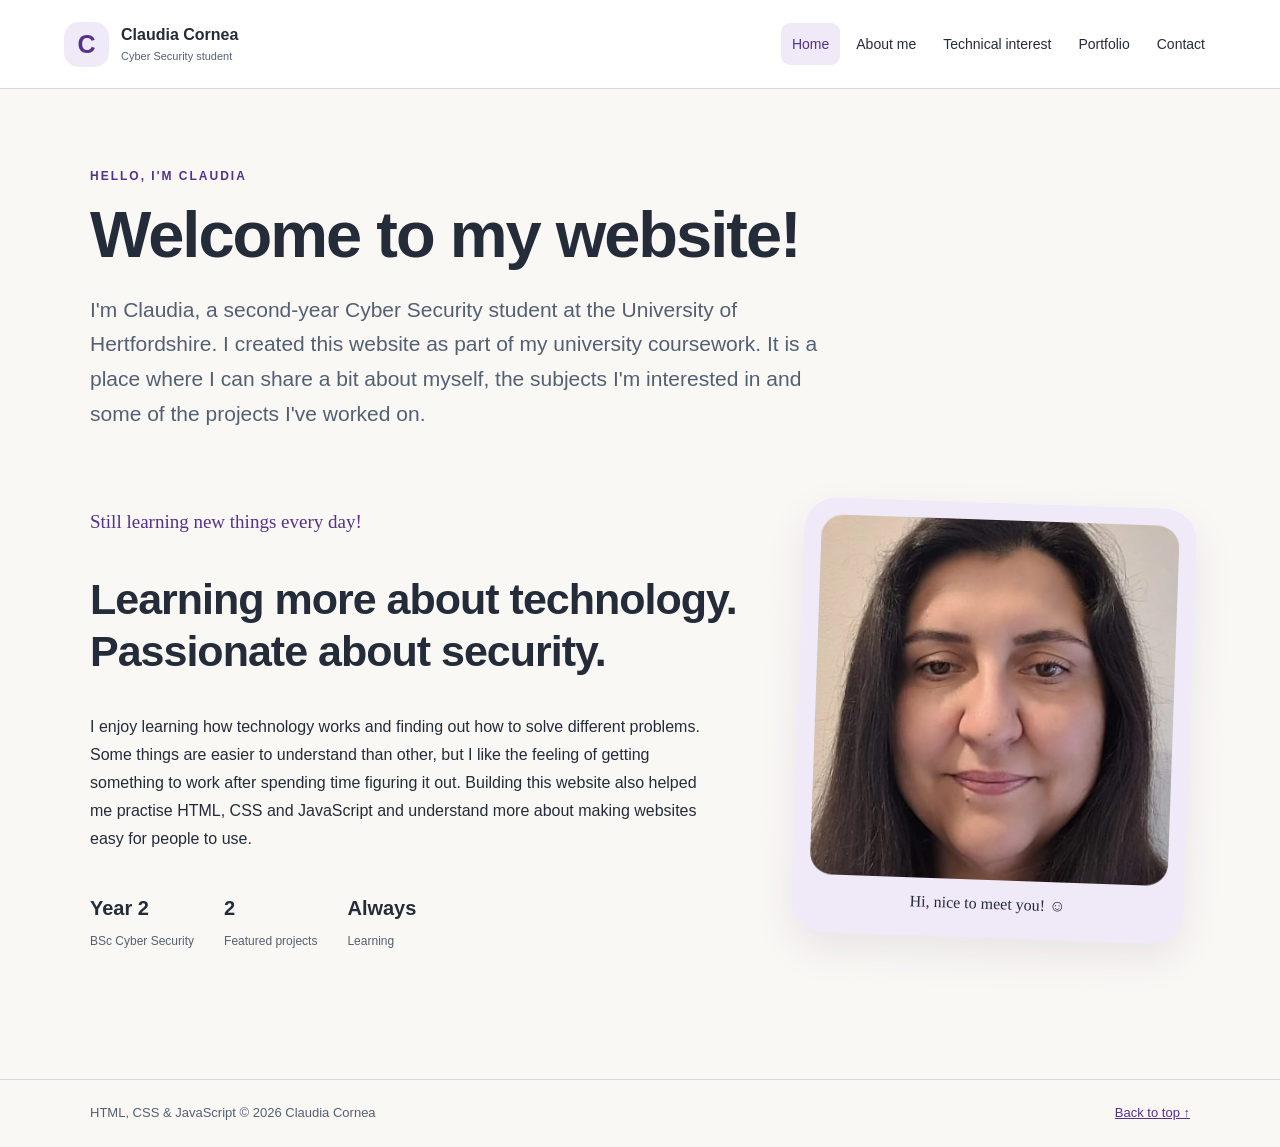
<file: index.html>
<!DOCTYPE html>
<html lang="en">

<head>
			<meta charset = "UTF-8">
			<meta  content = "width=device-width, initial-scale=1.0" name = "viewport">
            <meta content="Claudia Cornea's student Cyber Security portfolio at the University of Hertfordshire." name = "description">

			<title> Home | Claudia Cornea</title>
			
			<link rel = "stylesheet" href = "css/style.css">
            <script defer="" src="js/script.js"></script>
</head>

<body>	

    
        <a class ="skip-link" href ="#main-content">Skip to main content</a>
        <header class="site-header">
            <div class="header-inner">
                <a aria-label="Claudia Cornea, homepage" class="brand" href="index.html">
                    <span class="brand-mark">C</span>
                    <span>Claudia Cornea<small>Cyber Security student</small></span>
                </a>
                <button aria-controls="main-nav" aria-expanded="false"
                class="menu-toggle" type="button">&#9776;
                <span>
                    Menu
                </span>
                </button>
                
	
                <nav aria-label = "Main navigation" id="main-nav">
                    <a href = "index.html" aria-current = "page">Home</a>
                    <a href = "about.html"> About me</a>
                    <a href = "interests.html"> Technical interest</a>
                    <a href = "portfolio.html"> Portfolio</a>
                    <a href = "contact.html"> Contact</a>
                </nav>
            
            </div>
	
        </header>
	
	<main id = "main-content">
        <section class="page-heading wrap">
            
            <p class="eyebrow">
                HELLO, I'M CLAUDIA
            </p>
            	

			<h1> 
                Welcome to my website!
            
            </h1>
            
            <p class="lead">
            
                I'm Claudia, a second-year Cyber Security student at the University of Hertfordshire. I created this website as part of my university coursework.
                It is a place where I can share a bit about myself, the subjects I'm interested in and some of the projects I've worked on.
               
            </p>
			
        </section>
        
        <section class="wrap hero-layout">
            <div class="hero-copy">
            
                <p class="handwritten">
                    Still learning new things every day!
                </p>
                
                <h2>
                    Learning more about technology.
                    <br/>
                    Passionate about security.                    
                    
                </h2>
                
                <p>
                    I enjoy learning how technology works and finding out how to solve different problems.
                    Some things are easier to understand than other, but I like the feeling of getting something 
                    to work after spending time figuring it out.
                    Building this website also helped me practise HTML, CSS and JavaScript and understand more 
                    about making websites easy for people to use.
                     
                </p>
                <div class="mini-stats">
                    <div>
                        <strong>
                            Year 2
                        </strong>
                        
                        <span>
                            BSc Cyber Security
                        </span>
                    
                    </div>
                    
                    <div>
                        <strong>
                             2
                        </strong>
                        
                        <span>
                            Featured projects
                        </span>
                    </div>
                
                    <div>
                        <strong>
                            Always
                        </strong>
                        
                        <span>
                            Learning
                        </span>
                    </div>
                
                </div>
            
            </div>
        
        
			<figure class="photo-card"> 
				<img alt = "Profile photograph of Claudia Cornea"
					 class = "animated-photo"
                     src = "images/profile.jpg"
					 width = "398"	
					 height = "600">
                <figcaption>
                    Hi, nice to meet you! ☺
                </figcaption>
			</figure>
	
		</section>
        
	</main>			
	
	<footer class="site-footer">
        <div class="wrap footer-inner">
            <p>
                HTML, CSS & JavaScript
                <span>
                    &copy;  2026 Claudia Cornea
                </span>
            </p>
         <a href="#main-content">
            Back to top &uarr; </a>
            
        </div>
		   
            
	</footer>
	
</body>

</html>
</file>
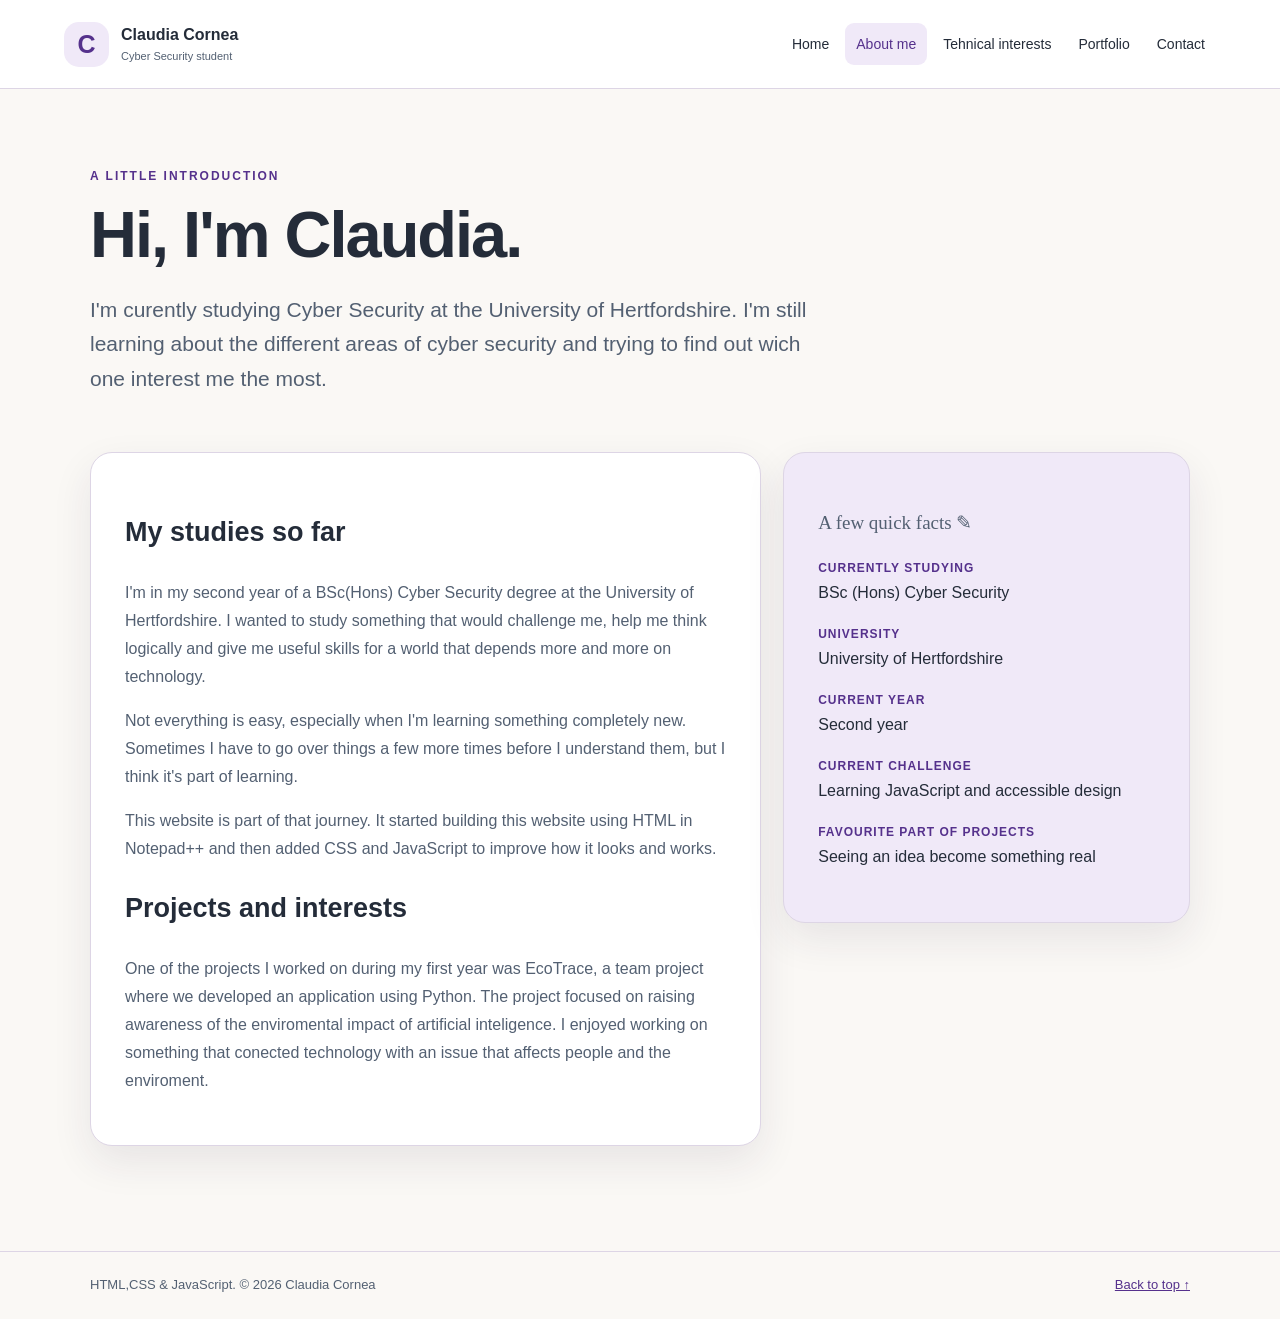
<file: about.html>
<!DOCTYPE html>
<html lang = "en">	

<head>
	<meta charset = "UTF-8">
	<meta content = "width=device-width, initial-scale=1.0" name = "viewport">
    <meta content="Claudia Cornea's student Cyber Security portfolio at the
    University of Hertfordshire." name="description">

	<title>  About Me| Claudia Cornea </title>
	
	<link rel = "stylesheet" href = "css/style.css">
    <script defer="" src="js/script.js"></script>
	
</head>
								
<body>

    <a class="skip-link" href="#main-content">
    Skip to main content </a>
    
	<header class="site-header">
        <div class="header-inner">
            <a aria-label="Claudia Cornea, homepage" class="brand" 
            href="index.html">
                <span class="brand-mark">
                    C
                   
                </span>
                <span>
                    Claudia Cornea
                    <small>
                        Cyber Security student
                    </small>
                </span>
            
            </a>
            <button aria-controls="main-nav" aria-expanded="false" 
            class="menu-toggle" type="button">
            &#9776;
            <span>
                Menu
            </span>
            
            </button>
       
            <nav aria-label = "Main navigation" id="main-nav">
			<a href = "index.html">Home</a>
			<a href = "about.html"aria-current = "page"> About me</a>
			<a href = "interests.html"> Tehnical interests</a>
			<a href = "portfolio.html"> Portfolio</a>
			<a href = "contact.html"> Contact </a>
		</nav>
       </div>
	</header>
	
	<main id="main-content">
		<section class="page-heading wrap">
        
            <p class="eyebrow">
                A LITTLE INTRODUCTION
            </p>
		
			<h1> Hi, I'm Claudia. </h1>
			
					
			<p class="lead">
                I'm curently studying Cyber Security at the University of Hertfordshire. I'm still learning about the different areas
                of cyber security and trying to find out wich one interest me the most.
        </section>
        
		<section class="wrap content-grid">
            <article class="paper">
                <h2>
                    My studies so far
                </h2>
                
                <p>
                    I'm in my second year of a BSc(Hons) Cyber Security degree at the University of Hertfordshire. I wanted to study something that would challenge me, help me think logically and give me useful skills for a world that depends more and more on technology.
                </p>
                
                <p>
                    Not everything is easy, especially when I'm learning something completely new. Sometimes I have to go over things a few more times 
                    before I understand them, but I think it's part of learning.                   
                </p>
            
                <p>
                    This website is part of that journey. It started building this website using HTML in Notepad++ and then added CSS and JavaScript 
                    to improve how it looks and works. 
                </p>
                
                <h2>
                    Projects and interests
                </h2>
                
                <p>
                    One of  the projects I worked on during my first year was EcoTrace, a team project where we developed an application using Python.
                    
                    The project focused on raising awareness of the enviromental impact of artificial inteligence. I enjoyed working on something that
                    conected technology with an issue that affects people and the enviroment.
                   
                   
                </p>
            </article>
         <aside class="note">
         
            <p class="handwritten">
                A few quick facts &#9998;
            </p>
            <dl>
                <dt>
                    Currently studying
                </dt>
                <dd>
                    BSc (Hons) Cyber Security
                </dd>
                <dt>
                    University
                </dt>
                <dd>
                    University of Hertfordshire
                </dd>
                <dt>
                    Current year
                </dt>
                <dd>
                    Second year
                </dd>
                <dt>
                    Current challenge
                </dt>
                <dd>
                    Learning JavaScript and accessible design
                </dd>
                <dt>
                    Favourite part of projects
                </dt>
                <dd>
                    Seeing an idea become something real
                </dd>
            </dl>
         </aside>
        </section>
			
	</main>
	
	<footer class="site-footer">
        <div class="wrap footer-inner">
	<p>
        HTML,CSS & JavaScript.
        <span>
            &copy; 2026 Claudia Cornea 
        </span>
    </p>
    <a href="#main-content">
        Back to top &uarr;
    </a>
    </div>
	</footer>

</body>
</html>
</file>
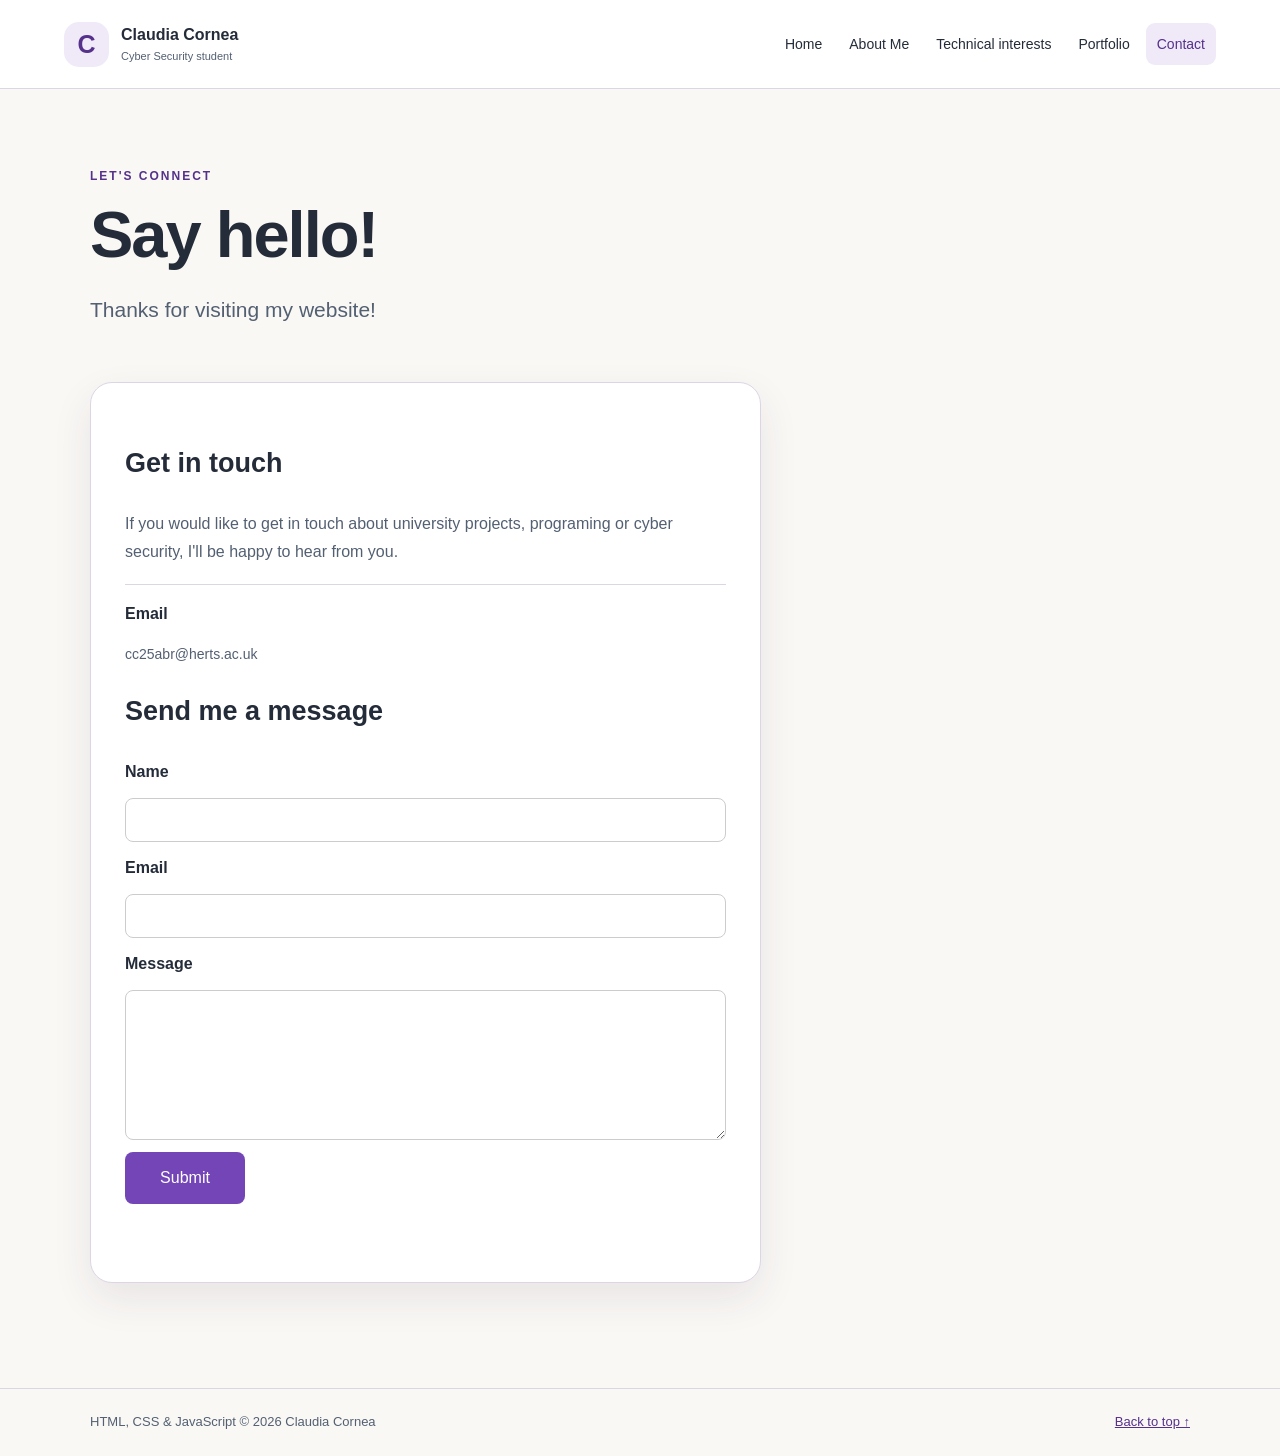
<file: contact.html>
<!DOCTYPE html>
<html lang="en">

<head>
	<meta charset="UTF-8">
	<meta name="viewport"
		content="width=device-width, initial-scale=1.0">
    <meta content="Claudia Cornea's student Cyber Security portfolio at the University of Hertfordshire." name = "description">
	
	<title>Contact | Claudia Cornea</title>
	
	<link rel="stylesheet" href="css/style.css">
    <script defer="" src="js/script.js"></script>
	
</head>

<body>
    <a class="skip-link" href="#main-content">
        Skip to main content
    </a>
	<header class="site-header">
        <div class="header-inner">
            <a aria-label="Claudia Cornea, homepage" class="brand" 
            href="index.html">
                <span class="brand-mark">
                    C 
                    
                </span>
                <span>
                    Claudia Cornea
                    <small>
                        Cyber Security student
                    </small>
                </span>
            </a>
            <button aria-controls="main-nav" aria-expanded="false" 
            class="menu-toggle" type="button"> &#9776;
            <span>
                Menu
            </span>
            </button>   
    
            <nav aria-label = "Main navigation" id="main-nav">
                <a href = "index.html">Home</a>
                <a href = "about.html"> About Me</a>
                <a href = "interests.html"> Technical interests</a>
                <a href = "portfolio.html" > Portfolio</a>
                <a href = "contact.html" aria-current = "page""> Contact </a>
            </nav>
        </div>
		
	</header>


	<main id="main-content">
        <section class="page-heading wrap">
					
			<p class="eyebrow">
				LET'S CONNECT
			</p>
			<h1> Say hello!</h1>
			<p class="lead">
				Thanks for visiting my website!
			</p>
			
		</section>
		
		<section class="wrap content-grid">
            <article class="paper">
		
			<h2>Get in touch</h2>
			
				<p>
					If you would like to get in touch about university projects, programing or cyber security, I'll be happy to hear from you.
				</p>
                
                <div class="contact-item">
                    <strong>
                        Email
                    </strong>
				<p class="small-muted">
					cc25abr@herts.ac.uk
				</p>
                </div>
            <h2>Send me a message</h2>
            
            <form id = "contact-form">  
                <label for ="name">Name</label>
                <input type="text" 
                       id="name" 
                       name="name" required>
                <label for ="name">Email</label>
                <input type="email" 
                       id="email" 
                       name="email" required>      
                <label for="message">Message</label>
                <textarea
                    id="message"
                    name="message"
                    rows ="5" required>
                </textarea>
                
                <button type="submit">
                    Submit
                </button>
                <p id="form-message" role="status"></p>
            </form>      

            </article>
            
		</section>
	</main>	
				
	<footer class="site-footer">
        <div class="wrap footer-inner">
            <p>
                HTML, CSS & JavaScript
                <span>
                    &copy;  2026 Claudia Cornea
                </span>
            </p>
         <a href="#main-content">
            Back to top &uarr; </a>
            
        </div>
		   
            
	</footer>
	
</body>

</html>
</file>
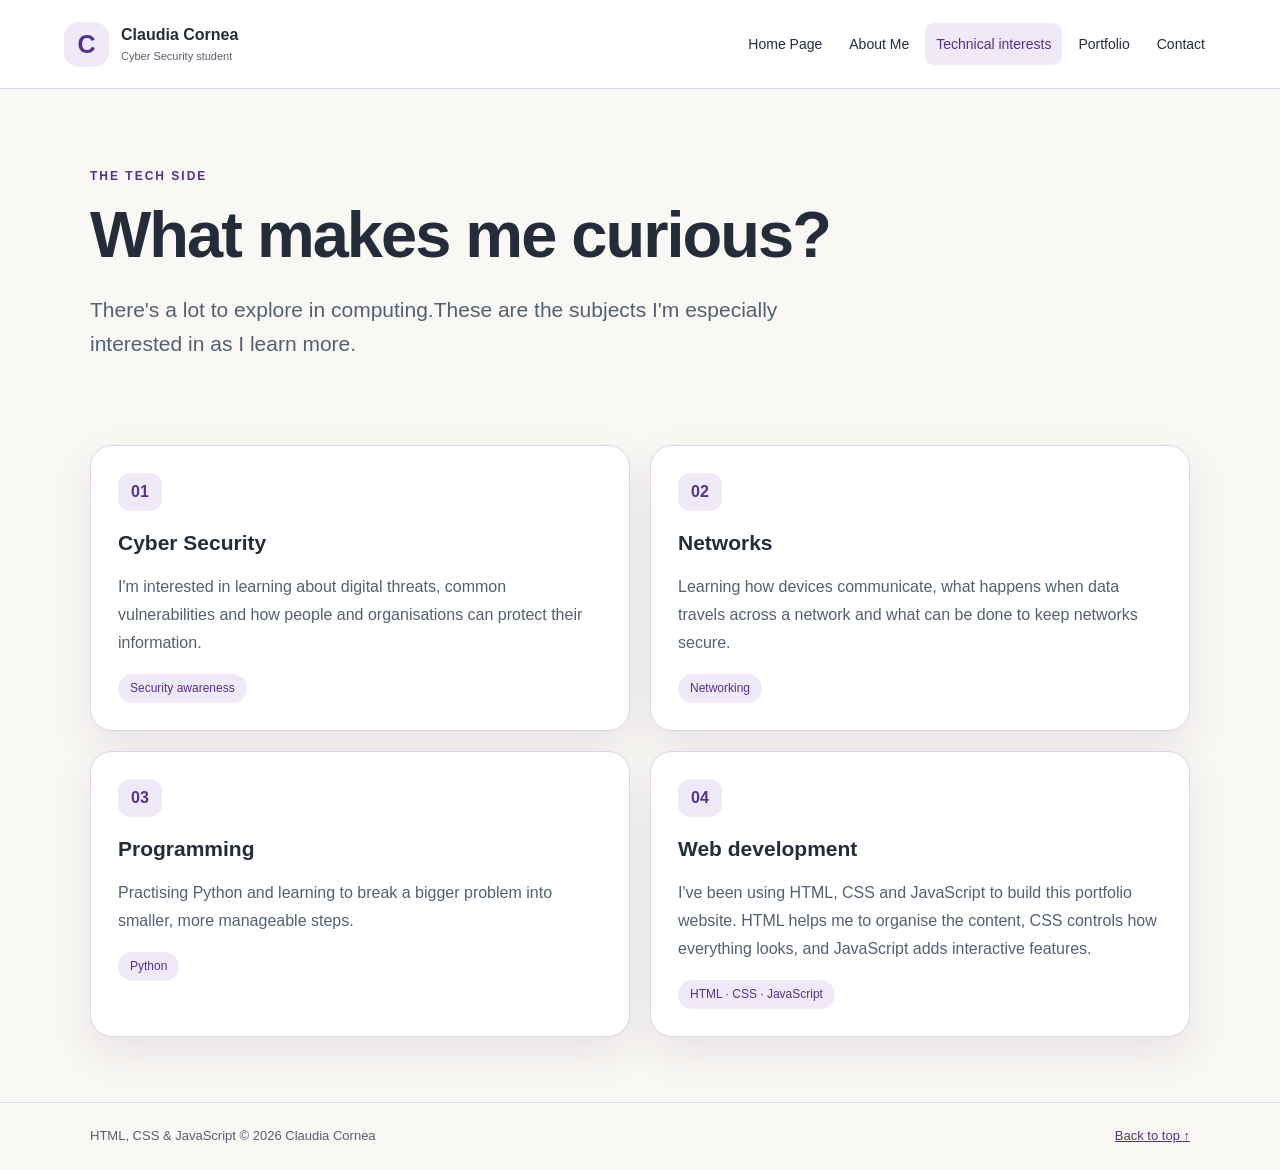
<file: interests.html>
<!DOCTYPE html>
<html lang="en">

<head>

	<meta charset="UTF-8">
	<meta name="viewport"
		content="width=device-width, initial-scale=1.0">
    <meta content="Claudia Cornea's student Cyber Security portfolio at 
    the University of Hertfordshire." name="description">
		
	<title>Technical interests | Claudia Cornea </title>
	
	<link rel="stylesheet" href="css/style.css">
    <script defer="" src="js/script.js"></script>

</head>

<body>

    <a class ="skip-link" href="#main-content">
        Skip to main content
    </a>
    	
	<header class="site-header">
        <div class="header-inner">
            <a aria-label="Claudia Cornea,homepage" class="brand" 
            href="index.html" >
                <span class="brand-mark">
                    C 
                    
                </span>
                <span>
                    Claudia Cornea
                    <small>
                        Cyber Security student
                    </small>
                </span>
            </a>
            <button aria-controls="main-nav" aria-expanded="false" 
             class="menu-toggle" type="button">
             &#9776;
            <span>
                Menu
            </span>
            </button>
               
            <nav aria-label = "Main navigation" id="main-nav" >
			<a href = "index.html">Home Page</a>
			<a href = "about.html"> About Me</a>
			<a href = "interests.html"aria-current = "page"> Technical interests</a>
			<a href = "portfolio.html"> Portfolio</a>
			<a href = "contact.html"> Contact </a>
		</nav>
        </div>
	</header>
	
<main id="main-content">
	
	<section class="page-heading wrap">
        <p class="eyebrow">
            THE TECH SIDE
        </p>
		
		<h1>What makes me curious?</h1>
        <p class="lead">
            There's a lot to explore in computing.These are the subjects
            I'm especially interested in as I learn more.
        </p>
            	
	</section>
	
	<section class="wrap">
    <div class="card-grid interest-grid">
        <article class="card">
            <span class="card-icon">
                01
            </span>
	
		<h2>Cyber Security</h2>
		
		<p>
			I'm interested in learning about digital threats, common vulnerabilities and how people and organisations can protect their information.
		</p>
        <span class="pill">
            Security awareness
        </span>
        </article>
        
        <article class= "card">
            <span class="card-icon">
                02
            </span>
        
        <h2>Networks</h2>
            
		<p>
			Learning how devices communicate, what happens when data travels across a network and what can be done to keep networks secure.
		</p>
        <span class="pill">
            Networking
        </span>
        </article>
        <article class="card">
            <span class="card-icon">
                03
            </span>
            <h2>
                Programming
            </h2>
            <p>
                Practising Python and learning to break a bigger problem into smaller, more manageable steps.
            </p>
            <span class="pill">
                Python
            </span>
        </article>
        
        <article class="card">
            <span class="card-icon">
                04
            </span>
            <h2>
                Web development
            </h2>
            <p>
                I've been using HTML, CSS and JavaScript to build this portfolio website.
                HTML helps me to organise the content, CSS controls how everything looks, and JavaScript adds interactive features.
            </p>
            <span class="pill">
                HTML &middot; CSS &middot; JavaScript
            </span>
        </article>
    </div>

	</section>
	
</main>

	<footer class="site-footer">
        <div class="wrap footer-inner">
            <p>
                HTML, CSS & JavaScript
                <span>
                    &copy;  2026 Claudia Cornea
                </span>
            </p>
         <a href="#main-content">
            Back to top &uarr; </a>
            
        </div>
		   
            
	</footer>
	
</body>

</html>
</file>
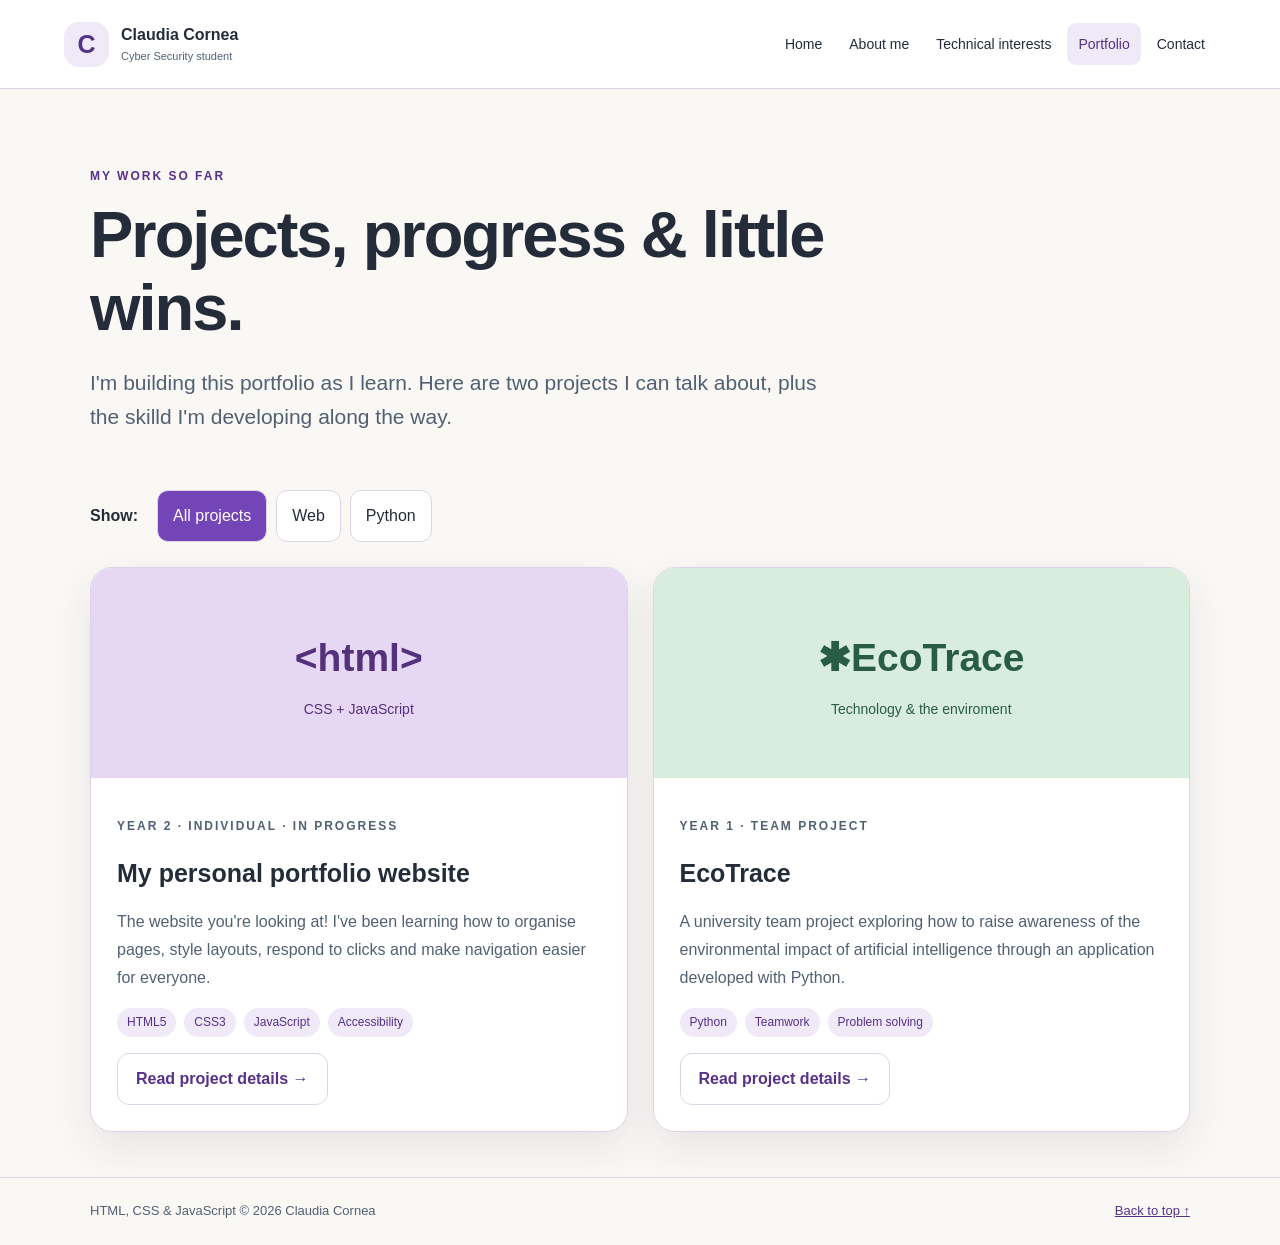
<file: portfolio.html>
<!DOCTYPE html>
<html lang="en">

<head>
	<meta charset="UTF-8">
	<meta name="viewport"
		content="width=device-width, initial-scale=1.0">
    <meta content="Claudia Cornea's student Cyber Security portfolio at
    the University of Hertfordshire." name="description">
	
	<title>Portfolio | Claudia Cornea </title>
	
	<link rel="stylesheet" href="css/style.css">
	<script defer="" src="js/script.js"></script>
</head>

<body>
    <a class="skip-link" href="#main-content">
        Skip to main content    
    </a>
    
	<header class="site-header">
        <div class="header-inner">
            <a aria-label="Claudia Cornea,homepage" class="brand" 
            href="index.html">
                <span class="brand-mark">
                    C 
                    
                </span>
                <span>
                    Claudia Cornea
                    <small>
                        Cyber Security student
                    </small>
                </span>
            </a>
        <button aria-controls="main-nav" aria-expanded="false" 
        class="menu-toggle" type="button"> &#9776;
            <span>
                Menu
            </span>
        </button>
            
	<nav aria-label = "Main navigation" id="main-nav">
			<a href = "index.html">Home </a>
			<a href = "about.html"> About me</a>
			<a href = "interests.html"> Technical interests</a>
			<a href = "portfolio.html" aria-current = "page""> Portfolio</a>
			<a href = "contact.html"> Contact </a>
		</nav>
        </div>
	</header>
	
	
	<main id="main-content">
		<section class="page-heading wrap">
			
				<p class="eyebrow">
					MY WORK SO FAR
				</p>
			
            <h1>Projects, progress & little wins.</h1>
				<p class="lead">
                               
					I'm  building this portfolio as I learn. Here are two
					projects I can talk about, plus the skilld I'm developing along the way.
				</p>
			
		</section>
        
		
		<section class="wrap">
            <div aria-label="Filter projects" class="filter-bar">
                <span>
                    Show:
                </span>
            <button aria-pressed="true" class="filter-button active" data-filter="all" type="button">
                All projects
            </button>
            
            
             <button aria-pressed="false" class="filter-button" data-filter="web" type="button">
                Web
            </button>
            
           <button aria-pressed="false" class="filter-button" data-filter="python" type="button">
                Python
            </button>
            </div>
            <p aria-live="polite" class="sr-only" id="filter-status"
            role="status"> </p>
            
            <div class="project-grid">
                <article class="project-card" data-category="web">
                    <div class="project-art web-art">
                        <span> &lt;html&gt; </span>
                        <span class="art-small">
                            CSS + JavaScript
                        </span>
                    </div>
                    <div class="project-body">
                        <p class="eyebrow">
                         YEAR 2 &middot; INDIVIDUAL &middot; IN PROGRESS
                        </p>
                        
                        <h2>My personal portfolio website</h2>
                        
                        <p>
                            The website you're looking at! I've been learning how to organise pages, style layouts, respond to clicks and make navigation easier for everyone.
                        </p>
                        
              		
                        <ul class="tag-list">				
                            <li>HTML5 </li>
                            <li>CSS3 </li>
                            <li>JavaScript </li>
                            <li>Accessibility</li>
						</ul>
                        <a class="button secondary" href="project.html">
                            Read project details &rarr;
                        </a>
                    </div>
                </article>
            <article class="project-card" data-category="python">
                <div class="project-art eco-art">
                    <span>
                        &#10033;EcoTrace
                    </span>
                    <span class="art-small">
                        Technology & the enviroment
                    </span>
                </div>
                <div class="project-body">
                    <p class="eyebrow">
                    YEAR 1 &middot; TEAM PROJECT 
                    </P>
                    
                    <h2>EcoTrace</h2>
                    
                    <p>
                    A university team project exploring how to raise awareness of the environmental impact of artificial intelligence through an application developed with Python.
                    </p>
                    <ul class="tag-list">
                        <li>Python</li>
                        <li>Teamwork</li>
                        <li>Problem solving</li>
                    </ul>
                    <a class="button secondary" href="project.html#ecotrace">
                        Read project details &rarr;
                    </a>
                </div>
            </article>    
            </div>
        </section>
    </main>  

<footer class="site-footer">
        <div class="wrap footer-inner">
            <p>
                HTML, CSS & JavaScript
                <span>
                    &copy;  2026 Claudia Cornea
                </span>
            </p>
         <a href="#main-content">
            Back to top &uarr; </a>
            
        </div>
		   
            
	</footer>
	
</body>

</html>
</file>
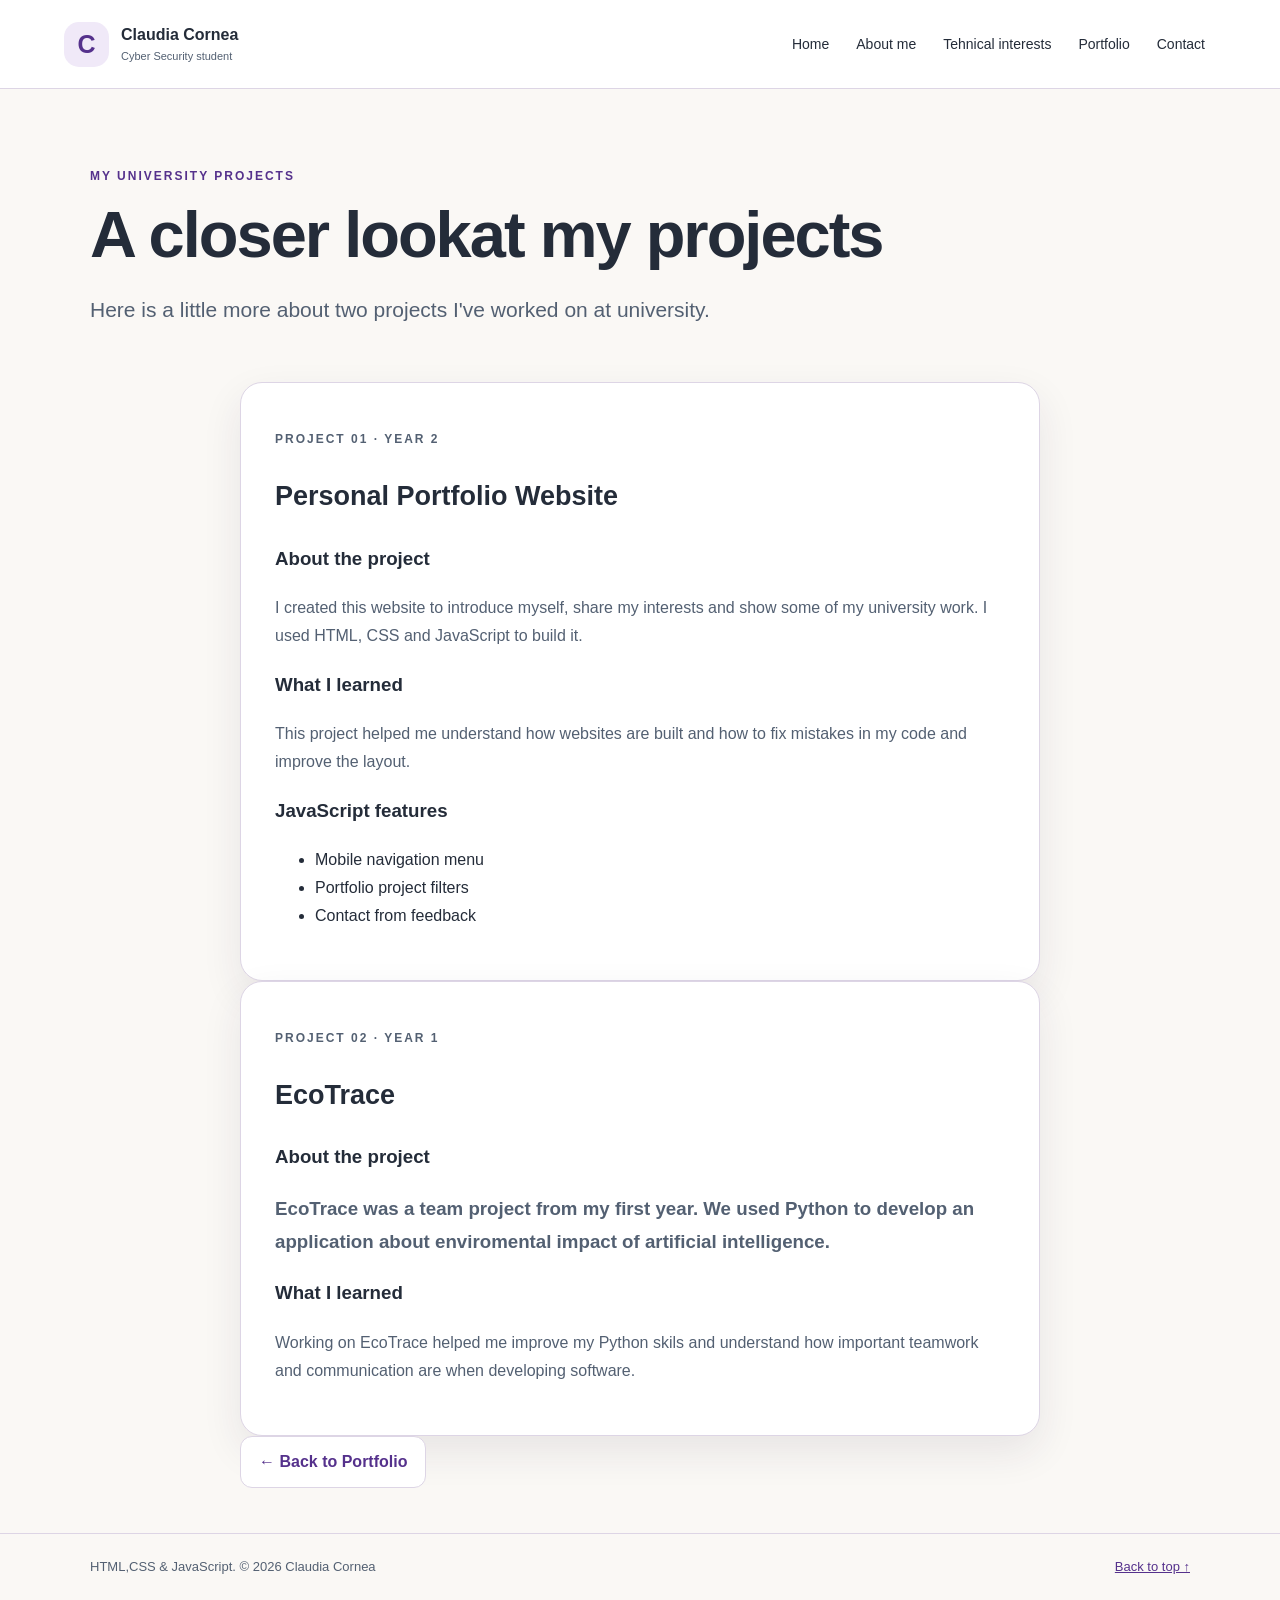
<file: project.html>
<!DOCTYPE html>
<html lang="en">

<head>
    <meta charset="utf-8">
    <meta content="width=device-width, initial-scale=1.0", name="viewport">
    <meta content="Claudia Cornea's university projects." name="description">
    
    <title>Project Details | Claudia Cornea</title>
    <link rel = "stylesheet" href = "css/style.css">
    <script defer="" src="js/script.js"></script>
	
</head>
								
<body>
    <body>

    <a class="skip-link" href="#main-content">
    Skip to main content
    </a>
    
	<header class="site-header">
        <div class="header-inner">
            <a aria-label="Claudia Cornea, homepage" class="brand" 
            href="index.html">
                <span class="brand-mark">
                    C
                   
                </span>
                <span>
                    Claudia Cornea
                    <small>
                        Cyber Security student
                    </small>
                </span>
            
            </a>
            <button aria-controls="main-nav" aria-expanded="false" 
            class="menu-toggle" type="button">
            &#9776;
            <span>
                Menu
            </span>
            
            </button>
       
            <nav aria-label = "Main navigation" id="main-nav">
			<a href = "index.html">Home</a>
			<a href = "about.html"> About me</a>
			<a href = "interests.html"> Tehnical interests</a>
			<a href = "portfolio.html"> Portfolio</a>
			<a href = "contact.html"> Contact </a>
		</nav>
       </div>
	</header>
	
	<main id="main-content">
		<section class="page-heading wrap">
            <p class="eyebrow">
                MY UNIVERSITY PROJECTS
            </P>
            <h1>A closer lookat my projects</h1>
            
            <p class="lead">
                Here is a little more about two projects I've worked on at university.
            </p>
        </section>
        
        <section class="wrap narrow">
        
            <article class="paper project-detail">
                <p class="eyebrow">
                    PROJECT 01 &middot; YEAR 2
                </p>
                
                <h2>Personal Portfolio Website </h2>
                
                <h3>About the project</h3>
                
                <p>
                    I created this website to introduce myself, share my 
                    interests and show some of my university work.
                    I used HTML, CSS and JavaScript to build it.
                </p>
                
                <h3>What I learned</h3>
                
                <p>
                    This project helped me understand how websites are built and how to fix mistakes in my code and improve the layout.
                </p>
                
                <h3>JavaScript features</h3>
                
                <ul>
                    <li>Mobile navigation menu</li>
                    <li>Portfolio project filters</li>
                    <li>Contact from feedback</li>
                </ul>
            </article>
            
            
            <article class="paper project-detail" id="ecotrace">
                <p class="eyebrow">
                    PROJECT 02 &middot; YEAR 1
                </p>
                
                <h2>EcoTrace</h2>
                
                <h3>About the project<?h3>
                    
                <p>
                    EcoTrace was a team project from my first year. We used
                    Python to develop an application about enviromental impact of artificial intelligence.
                </p>
                
                <h3>What I learned</h3>
                
                <p>
                    Working on EcoTrace helped me improve my Python
                    skils and understand how important teamwork and communication are when developing software.
                </p>
                
            </article>
            
            <div class="button-row">
            
                <a class="button secondary" href="portfolio.html">
                    &larr; Back to Portfolio
                </a>
            </div>
        </section>
    </main>
    
    <footer class="site-footer">
        <div class="wrap footer-inner">
	<p>
        HTML,CSS & JavaScript.
        <span>
            &copy; 2026 Claudia Cornea 
        </span>
    </p>
    <a href="#main-content">
        Back to top &uarr;
    </a>
    </div>
	</footer>

</body>
</html>
</file>
<file: css/style.css>
/* General page styling */

:root {
    color-scheme:light;
    --bg:#faf8f5;
    --surface:#fff;
    --ink:#242c39;
    --muted:#536072;
    --accent:#7445b7;
    --accent-dark:#55318c;
    --soft:#f0e9f8;
    --border:#ddd5e5;
    --shadow:0 16px 40px rgba(46,34,69,.09)
}

* {
    box-sizing:border-box
}

html {
    scroll-behavior:smooth
}

body {
    margin:0;
    background:var(--bg);
    color:var(--ink);
    font:16px/1.75 Arial,Helvetica,sans-serif
}

a {
    color:var(--accent-dark)
}

a:hover {
    text-decoration-thickness:2px
}

button {
    font:inherit;
    cursor:pointer
}

button:focus-visible,a:focus-visible,summary:focus-visible {
    outline:3px solid #e17d31;
    outline-offset:4px
}

.wrap{
    width:min(1100px,calc(100% - 44px));
    margin-inline:auto
}

.narrow {
    max-width:800px
}

.skip-link {
    position:absolute;
    top:-100px;
    left:12px;
    z-index:100;
    background:var(--surface);
    padding:12px
}

.skip-link:focus {
    top:10px
}

.site-header {
    background:var(--surface);
    border-bottom:1px solid var(--border)
}

.header-inner{
    max-width:1200px;
    margin:auto;
    min-height:88px;
    padding:12px 24px;
    display:flex;
    align-items:center;
    gap:20px
}

.brand {
    display:flex;
    align-items:center;
    gap:12px;
    color:var(--ink);
    text-decoration:none;
    font-weight:800;
    line-height:1.2;
    white-space:nowrap
    
}

.brand small {
    display:block;
    color:var(--muted);
    font-size:11px;
    font-weight:normal;
    margin-top:5px
}

.brand-mark {
    display:grid;
    place-items:center;
    width:45px;
    height:45px;
    background:var(--soft);
    border-radius:15px;
    font-size:25px;
    color:var(--accent-dark)
}

.brand-mark span {
    color:#df8b55
}

nav {
    display:flex;
    gap:5px;
    margin-left:auto
}

nav a {
    padding:9px 11px;
    text-decoration:none;
    color:var(--ink);
    font-size:14px;
    border-radius:9px
}

nav a:hover, nav a[aria-current=page] {
    background:var(--soft);
    color:var(--accent-dark)
}

.menu-toggle {
    border:1px solid var(--border);
    background:var(--surface);
    color:var(--ink);
    border-radius:12px;
    padding:8px 11px;
    white-space:nowrap
}

.menu-toggle {
    display:none
}

.page-heading {
    padding-top:65px;
    padding-bottom:34px
}

.page-heading h1 {
    font-size:clamp(35px,5.4vw,65px);
    letter-spacing:-2px;
    line-height:1.12;
    max-width:850px;
    margin:8px 0 17px
}

.eyebrow {
    color:var(--accent-dark);
    font-size:12px;
    font-weight:800;
    letter-spacing:2px;
    text-transform:uppercase
}

.lead {
    font-size:clamp(17px,2.2vw,21px);
    max-width:740px;
    color:var(--muted);
    line-height:1.65
}

.handwritten {
    font-family:'Comic Sans MS' , 'Trebuchet MS', cursive;
    color:var(--accent-dark);
    font-size:19px
}

.hero-layout {
    display:grid;
    grid-template-columns:1.25fr .75fr;
    gap:55px;
    align-items:center;
    padding-bottom:80px
}

.hero-copy h2 {
    font-size:clamp(27px, 4vw,43px);
    line-height:1.2;
    letter-spacing:-1px
}

.hero-copy p {
    max-width:630px
}

.photo-card {
    margin:0;
    background:var(--soft);
    padding:17px 17px 10px;
    border-radius:32px;
    transform:rotate(2deg);
    box-shadow:var(--shadow)
}

.photo-card img {
    width:100%;
    height:360px;
    object-fit:cover;
    object-position:center 25%;
    border-radius:22px;
    display:block
}

.photo-card figcaption {
    text-align:center;
    padding:10px;
    font-family:'Comic Sans MS', cursive
}

.animated-photo {
    animation:photoAppear 1.3s ease-out both
}

@keyframes photoAppear{
    from{
        opacity:0;
        transform:scale(.88)
    }
    to {
        opacity:1;
        transform:scale(1)
    }
}

.button {
    display:inline-block;
    padding:11px 18px;
    border-radius:12px;
    font-weight:700;
    text-decoration:none
}

.primary {
    background:var(--accent);
    color:#fff
}

.secondary {
    background:var(--surface);
    color:var(--accent-dark);
    border:1px solid var(--border)
}

.mini-stats {
    display:flex;
    gap:30px;
    flex-wrap:wrap;
    margin-top:38px
}

.mini-stats strong {
    display:block;
    font-size:20px
}

.mini-stats span {
    font-size:12px;
    color:var(--muted)
}

.section-tint{
    background:var(--soft);
    padding:70px 0;
    margin:20px 0 65px
}

.section-tint h2, .bottom-callout h2 {
    font-size:clamp(27px,3.3vw,38px);
    line-height:1.2
}

.card-grid{
    display:grid;
    grid-template-columns:repeat(3,1fr);
    gap:20px;
    margin-top:28px
}

.card,.paper,.note,.project-card{
    background:var(--surface);
    border:1px solid var(--border);
    border-radius:22px;
    box-shadow:var(--shadow)
}

.card {
    padding:27px
}

.card h3,.card h2 {
    font-size:21px;
    line-height:1.3
}

.card p {
    color:var(--muted)
}

.card-icon {
    display:inline-block;
    background:var(--soft);
    color:var(--accent-dark);
    border-radius:12px;
    padding:5px 13px;
    font-weight:800
}

.content-grid {
    display:grid;
    grid-template-columns:1.65fr 1fr;
    gap:22px;
    padding-bottom:60px
}

.paper,.note {
    padding:34px
}

.paper h2 {
    font-size:27px
}

.paper p,.note p {
    color:var(--muted)
}

.note {
    background:var(--soft);
    align-self:start
}

.note dd {
    margin:0 0 17px
}

.note dt {
    font-size:12px;
    text-transform:uppercase;
    letter-spacing:1px;
    font-weight:800;
    color:var(--accent-dark)
}

.bottom-callout {
    margin:20px auto 80px;
    padding:38px;
    border:1px dashed var(--accent);
    border-radius:24px;
    background:var(--soft)
}

.interest-grid {
    grid-template-columns:repeat(2,1fr);
    margin-bottom:65px
}

.pill {
    display:inline-block;
    background:var(--soft);
    padding:4px 12px;
    border-radius:20px;
    color:var(--accent-dark);
    font-size:12px
}
.filter-button {
    border:1px solid var(--border);
    background:var(--surface);
    color:var(--ink);
    padding:11px 15px;
    border-radius:11px;
    text-align:left
}

.filter-button:hover {
    border-color:var(--accent)
}
.filter-bar {
    display:flex;
    gap:9px;
    align-items:center;
    flex-wrap:wrap;
    margin-bottom:25px
}

.filter-bar span {
    font-weight:700;
    margin-right:10px
}

.filter-button.active {
    background:var(--accent);
    color:#fff
}

.project-grid {
    display:grid;
    grid-template-columns:repeat(2,1fr);
    gap:25px
}

.project-card {
    overflow:hidden
}

.project-art {
    height:210px;
    display:flex;
    flex-direction:column;
    align-items:center;
    justify-content:center;
    gap:5px;
    font-weight:800;
    font-size:39px
}

.web-art {
    background:#e6d7f5;
    color:#54317b
}

.eco-art {
    background:#d9eddf;
    color:#285c43
}

.art-small {
    font-size:14px;
    font-weight:normal
}

.project-body {
    padding:26px
}

.project-body h2 {
    font-size:25px;
    line-height:1.2
}

.project-body p {
    color:var(--muted)
}

.tag-list {
    display:flex;
    gap:8px;
    flex-wrap:wrap;
    list-style:none;
    padding:0
}

.tag-list li {
    background:var(--soft);
    color:var(--accent-dark);
    font-size:12px;
    padding:4px 10px;
    border-radius:20px
}

.small-muted {
    font-size:14px;
    color:var(--muted)
}

.contact-item {
    border-top:1px solid var(--border);
    padding-top:15px;
    margin-top:18px
}

.site-footer {
    border-top:1px solid var(--border);
    padding:22px 0;
    margin-top:45px
}

.footer-inner {
    display:flex;
    justify-content:space-between;
    gap:15px;
    align-items:center;
    font-size:13px;
    color:var(--muted)
}

.footer-inner p {
    margin:0
}

.footer-inner span {
    white-space:nowrap
}

.sr-only {
    position:absolute;
    width:1px;
    height:1px;
    padding:0;
    margin:-1px;
    overflow:hidden;
    clip:rect(0,0,0,0);
    white-space:nowrap;
    border:0
}

details {
    padding:15px;
    border:1px solid var(--border);
    border-radius:12px
}

summary {
    cursor:pointer;
    font-weight:700
}

code{
    background:var(--soft);
    padding:2px 5px;
    border-radius:4px
}

@media(max-width:900px) {
    .header-inner {
        flex-wrap:wrap
    }
    
    .menu-toggle {
        display:block;
        margin-left:auto
    }
nav{
    display:none;
    order:3;
    flex-basis:100%;
    margin:0;
    flex-direction:column  
    }
    
    nav.open {
        display:flex
    }
    
    .hero-layout {
        gap:30px
    }
    
}

@media(max-width:650px) {
    .header-inner {
        padding:12px 16px
    }
    
    .brand{
        font-size:13px
    }
.page-heading {
    padding-top:40px
    }
    
    .hero-layout,.content-grid,.project-grid,.interest-grid,.card-grid {
        grid-template-columns:1fr
    }
    
    .photo-card {
        max-width:350px;
        margin:auto;
        transform:none
    }
    
    .photo-card img {
        height:350px
    }
    
    .section-tint {
        padding:40px 0
    }
    
    .paper,.note {
        padding:23px
    }
    
    .footer-inner {
        display:block
    }
    
    .mini-stats {
        gap:18px
    }
    
}

@media(prefers-reduced-motion:reduce) {
    html {
        scroll-behavior:auto
    }
    
    .animated-photo {
        animation:none
    }
    
}

[hidden] {
    display:none!important
}

#contact-form {
    display:flex;
    flex-direction : column;
    gap:12px;
    margin-top:20px
}

#contact-form label {
    font-weight :bold
}

#contact-form input,
#contact-form textarea{
    width:100%;
    padding: 12px;
    border: 1px solid #ccc;
    border-radius: 8px;
    font-family: inhertit;
    font-size: 16px;
    box-sizing: border-box
}

#contact-form textarea {
    height:150px;
    resize: vertical
}

#contact-form button {
    width: 120px;
    padding: 12px;
    background-color: #7445b7;
    color: white;
    border: none;
    border-radius: 8px;
    cursor: pointer
}
</file>
